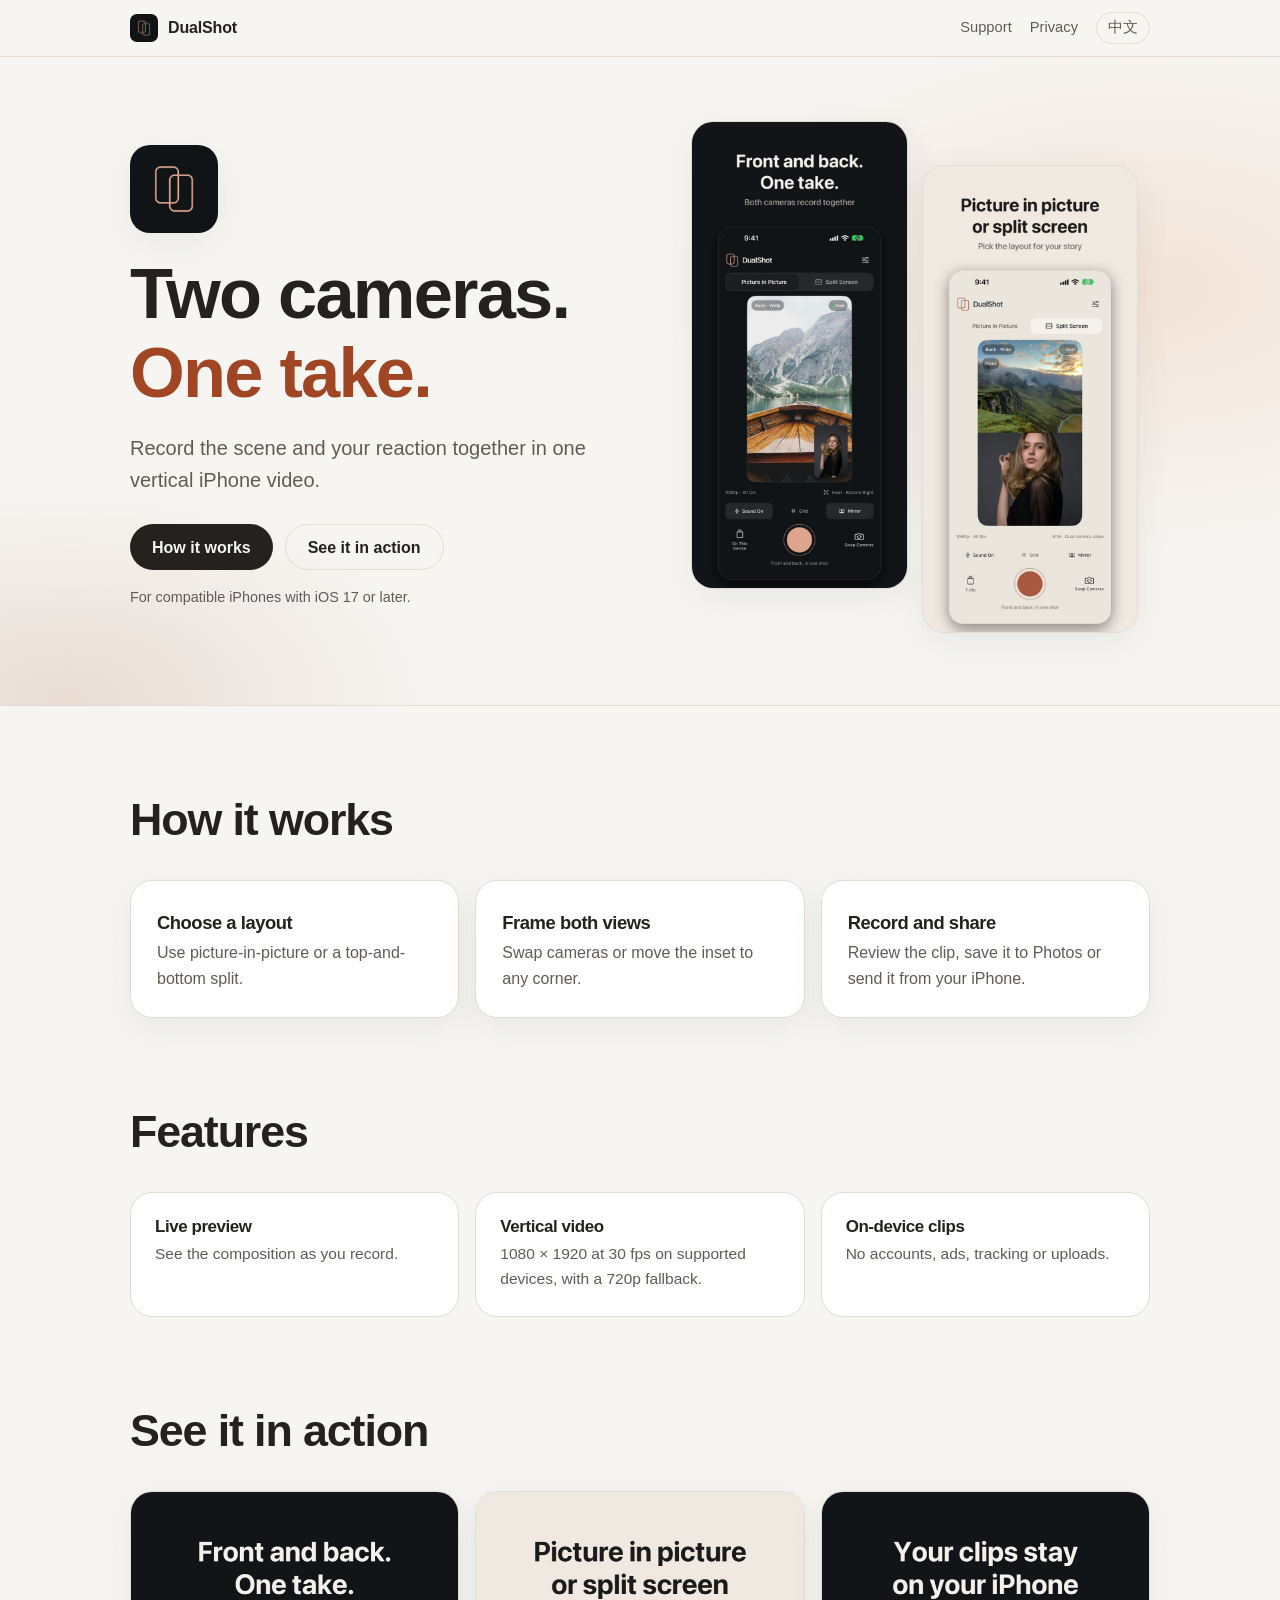
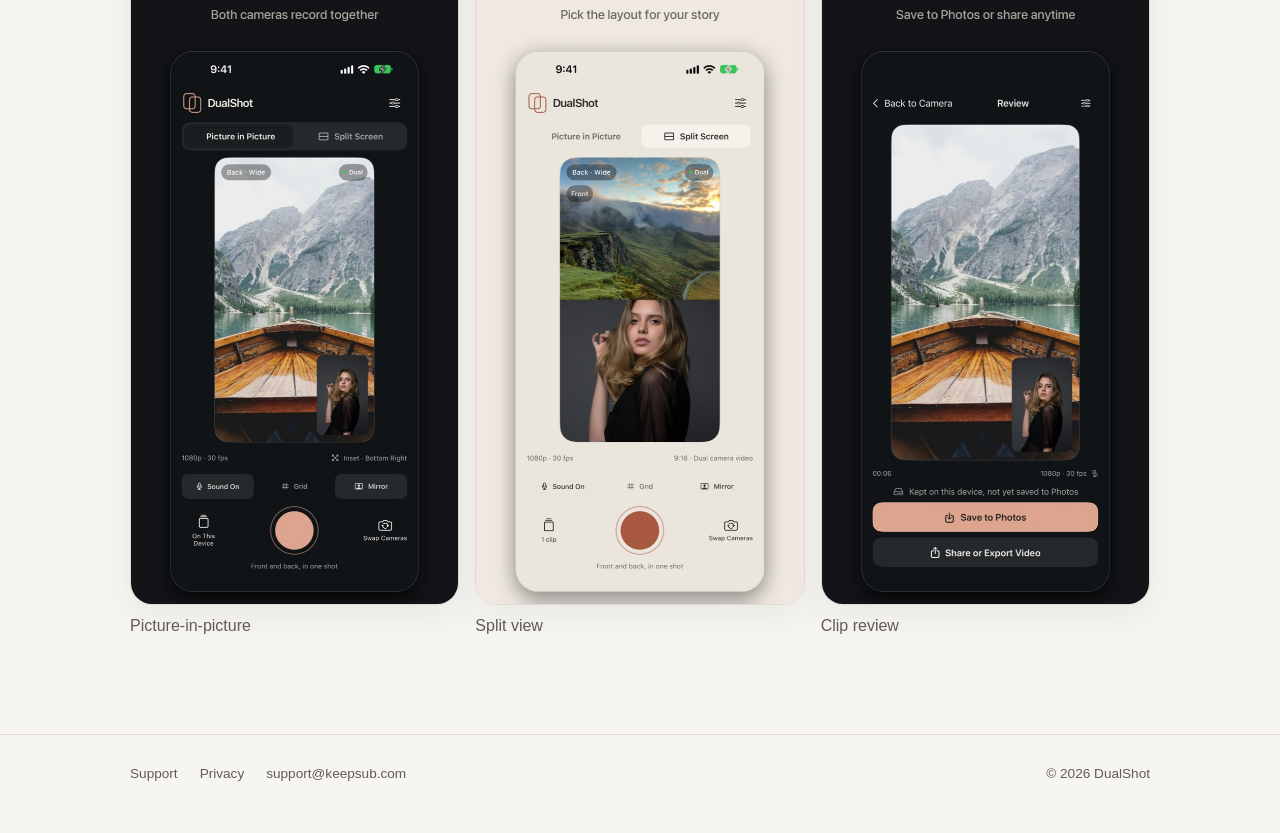
<file: index.html>
<!doctype html>
<html lang="en">
<head>
  <meta charset="utf-8">
  <meta name="viewport" content="width=device-width, initial-scale=1">
  <title>DualShot · Two cameras. One take.</title>
  <meta name="description" content="Record the scene and your reaction together in one vertical iPhone video.">
  <meta property="og:title" content="DualShot · Two cameras. One take.">
  <meta property="og:description" content="Record the scene and your reaction together in one vertical iPhone video.">
  <meta property="og:image" content="https://zergcsda.github.io/dualshot-docs/app-icon.png">
  <link rel="alternate" hreflang="en" href="https://zergcsda.github.io/dualshot-docs/index.html">
  <link rel="alternate" hreflang="zh-Hans" href="https://zergcsda.github.io/dualshot-docs/index_zh.html">
  <link rel="icon" href="app-icon.png">
  <link rel="stylesheet" href="home.css">
</head>
<body>
<nav class="top"><div class="wrap">
  <a class="brand" href="index.html"><img src="app-icon.png" alt="">DualShot</a>
  <div class="links">
    <a href="support.html">Support</a>
    <a href="privacy.html">Privacy</a>
    <a class="lang" href="index_zh.html" lang="zh-Hans">中文</a>
  </div>
</div></nav>
<main>
<section class="hero"><div class="wrap">
  <div>
    <img class="icon" src="app-icon.png" alt="" width="88" height="88">
    <h1>Two cameras.<br><span class="accent">One take.</span></h1>
    <p class="lead">Record the scene and your reaction together in one vertical iPhone video.</p>
    <div class="actions"><a class="btn primary" href="#how">How it works</a><a class="btn ghost" href="#gallery">See it in action</a></div>
    <p class="avail">For compatible iPhones with iOS 17 or later.</p>
  </div>
  <div class="shots">
    <img src="media/screen-1.jpg" alt="Picture-in-picture" decoding="async">
    <img src="media/screen-2.jpg" alt="Split view" decoding="async">
  </div>
</div></section>
<div class="wrap">
<section class="block" id="how">
  <h2>How it works</h2>
  <div class="steps">
    <article class="step"><h3>Choose a layout</h3><p>Use picture-in-picture or a top-and-bottom split.</p></article>
    <article class="step"><h3>Frame both views</h3><p>Swap cameras or move the inset to any corner.</p></article>
    <article class="step"><h3>Record and share</h3><p>Review the clip, save it to Photos or send it from your iPhone.</p></article>
  </div>
</section>
<section class="block">
  <h2>Features</h2>
  <div class="grid">
    <article class="feat"><h3>Live preview</h3><p>See the composition as you record.</p></article>
    <article class="feat"><h3>Vertical video</h3><p>1080 × 1920 at 30 fps on supported devices, with a 720p fallback.</p></article>
    <article class="feat"><h3>On-device clips</h3><p>No accounts, ads, tracking or uploads.</p></article>
  </div>
</section>
<section class="block" id="gallery">
  <h2>See it in action</h2>
  <div class="gallery">
    <figure><img src="media/screen-1.jpg" alt="" loading="lazy" decoding="async"><figcaption>Picture-in-picture</figcaption></figure>
    <figure><img src="media/screen-2.jpg" alt="" loading="lazy" decoding="async"><figcaption>Split view</figcaption></figure>
    <figure><img src="media/screen-3.jpg" alt="" loading="lazy" decoding="async"><figcaption>Clip review</figcaption></figure>
  </div>
</section>

</div>
</main>
<footer><div class="wrap">
  <a href="support.html">Support</a>
  <a href="privacy.html">Privacy</a>
  <a href="mailto:support@keepsub.com">support@keepsub.com</a>
  <span class="sp">© 2026 DualShot</span>
</div></footer>
</body>
</html>
</file>
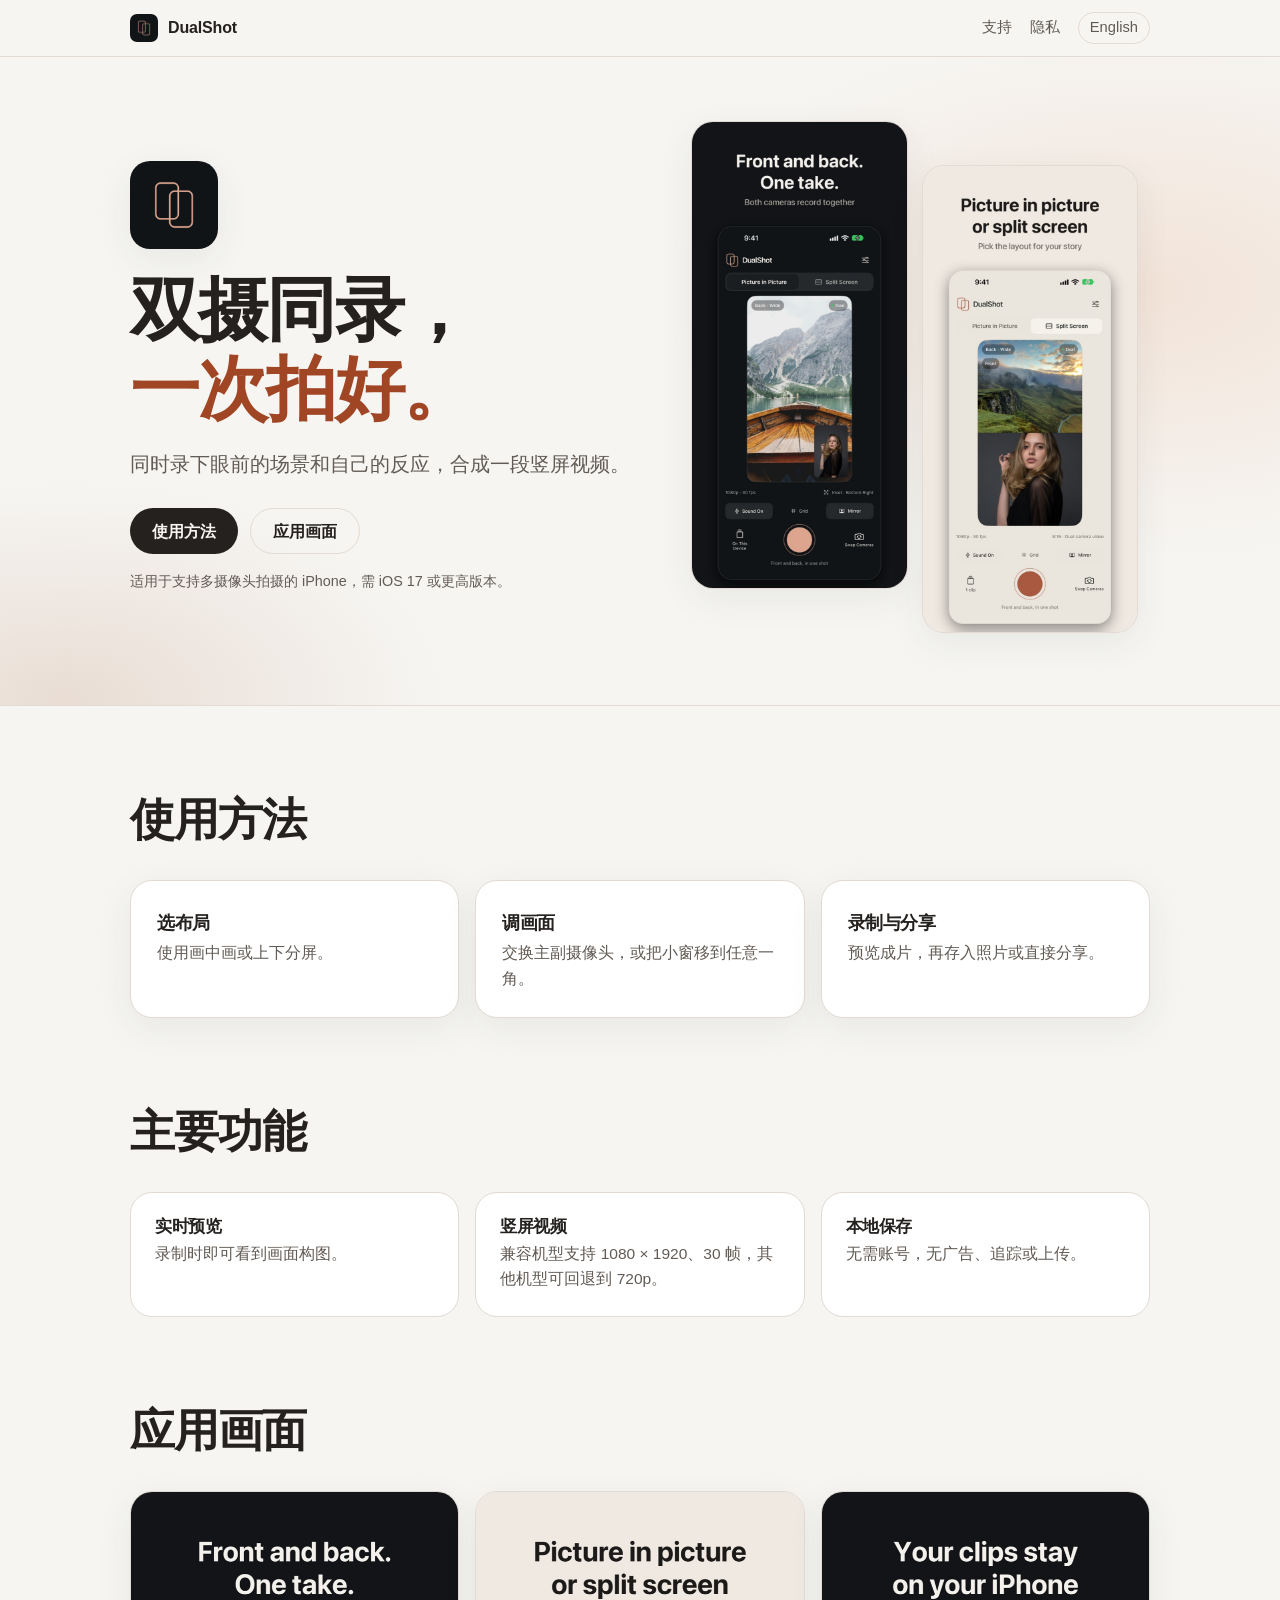
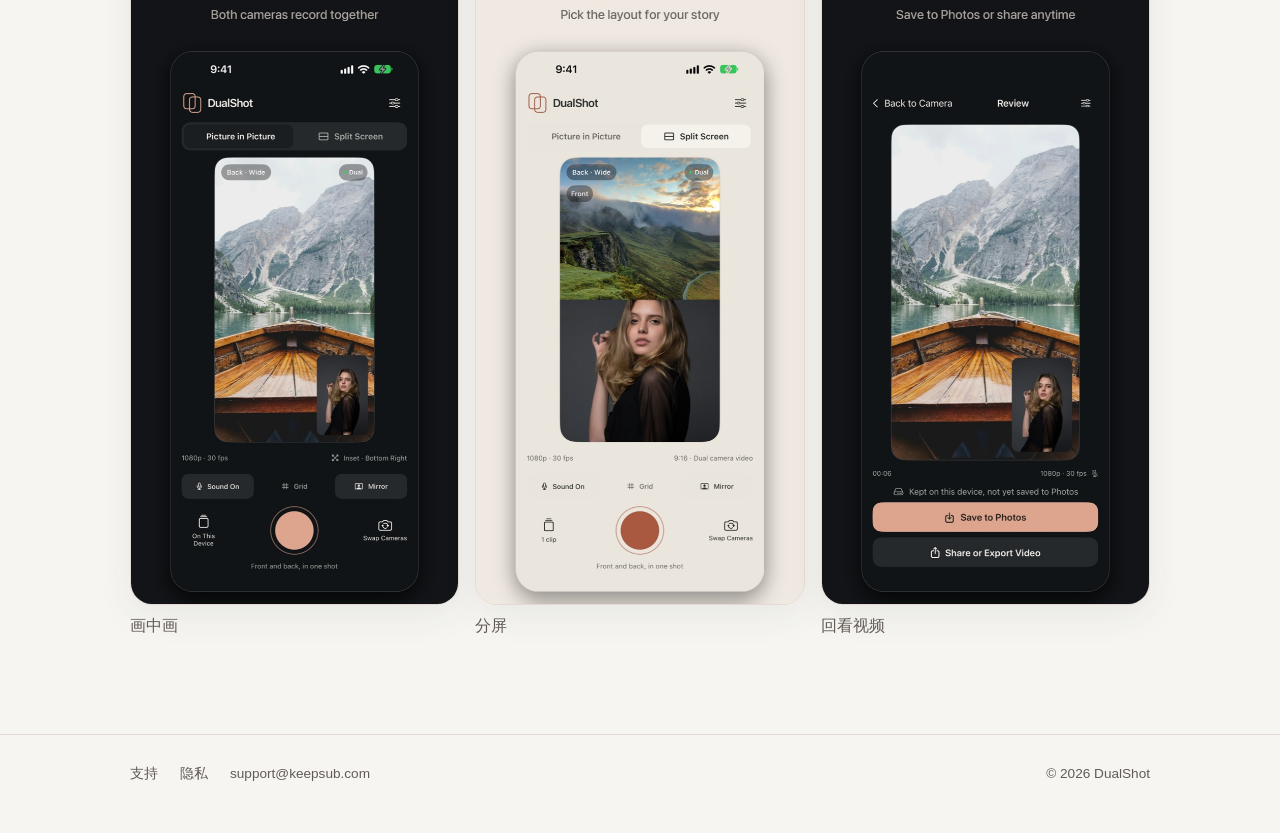
<file: index_zh.html>
<!doctype html>
<html lang="zh-Hans">
<head>
  <meta charset="utf-8">
  <meta name="viewport" content="width=device-width, initial-scale=1">
  <title>DualShot · 双摄同录， 一次拍好。</title>
  <meta name="description" content="同时录下眼前的场景和自己的反应，合成一段竖屏视频。">
  <meta property="og:title" content="DualShot · 双摄同录， 一次拍好。">
  <meta property="og:description" content="同时录下眼前的场景和自己的反应，合成一段竖屏视频。">
  <meta property="og:image" content="https://zergcsda.github.io/dualshot-docs/app-icon.png">
  <link rel="alternate" hreflang="en" href="https://zergcsda.github.io/dualshot-docs/index.html">
  <link rel="alternate" hreflang="zh-Hans" href="https://zergcsda.github.io/dualshot-docs/index_zh.html">
  <link rel="icon" href="app-icon.png">
  <link rel="stylesheet" href="home.css">
</head>
<body>
<nav class="top"><div class="wrap">
  <a class="brand" href="index_zh.html"><img src="app-icon.png" alt="">DualShot</a>
  <div class="links">
    <a href="support_zh.html">支持</a>
    <a href="privacy_zh.html">隐私</a>
    <a class="lang" href="index.html" lang="en">English</a>
  </div>
</div></nav>
<main>
<section class="hero"><div class="wrap">
  <div>
    <img class="icon" src="app-icon.png" alt="" width="88" height="88">
    <h1>双摄同录，<br><span class="accent">一次拍好。</span></h1>
    <p class="lead">同时录下眼前的场景和自己的反应，合成一段竖屏视频。</p>
    <div class="actions"><a class="btn primary" href="#how">使用方法</a><a class="btn ghost" href="#gallery">应用画面</a></div>
    <p class="avail">适用于支持多摄像头拍摄的 iPhone，需 iOS 17 或更高版本。</p>
  </div>
  <div class="shots">
    <img src="media/screen-1.jpg" alt="画中画" decoding="async">
    <img src="media/screen-2.jpg" alt="分屏" decoding="async">
  </div>
</div></section>
<div class="wrap">
<section class="block" id="how">
  <h2>使用方法</h2>
  <div class="steps">
    <article class="step"><h3>选布局</h3><p>使用画中画或上下分屏。</p></article>
    <article class="step"><h3>调画面</h3><p>交换主副摄像头，或把小窗移到任意一角。</p></article>
    <article class="step"><h3>录制与分享</h3><p>预览成片，再存入照片或直接分享。</p></article>
  </div>
</section>
<section class="block">
  <h2>主要功能</h2>
  <div class="grid">
    <article class="feat"><h3>实时预览</h3><p>录制时即可看到画面构图。</p></article>
    <article class="feat"><h3>竖屏视频</h3><p>兼容机型支持 1080 × 1920、30 帧，其他机型可回退到 720p。</p></article>
    <article class="feat"><h3>本地保存</h3><p>无需账号，无广告、追踪或上传。</p></article>
  </div>
</section>
<section class="block" id="gallery">
  <h2>应用画面</h2>
  <div class="gallery">
    <figure><img src="media/screen-1.jpg" alt="" loading="lazy" decoding="async"><figcaption>画中画</figcaption></figure>
    <figure><img src="media/screen-2.jpg" alt="" loading="lazy" decoding="async"><figcaption>分屏</figcaption></figure>
    <figure><img src="media/screen-3.jpg" alt="" loading="lazy" decoding="async"><figcaption>回看视频</figcaption></figure>
  </div>
</section>

</div>
</main>
<footer><div class="wrap">
  <a href="support_zh.html">支持</a>
  <a href="privacy_zh.html">隐私</a>
  <a href="mailto:support@keepsub.com">support@keepsub.com</a>
  <span class="sp">© 2026 DualShot</span>
</div></footer>
</body>
</html>
</file>
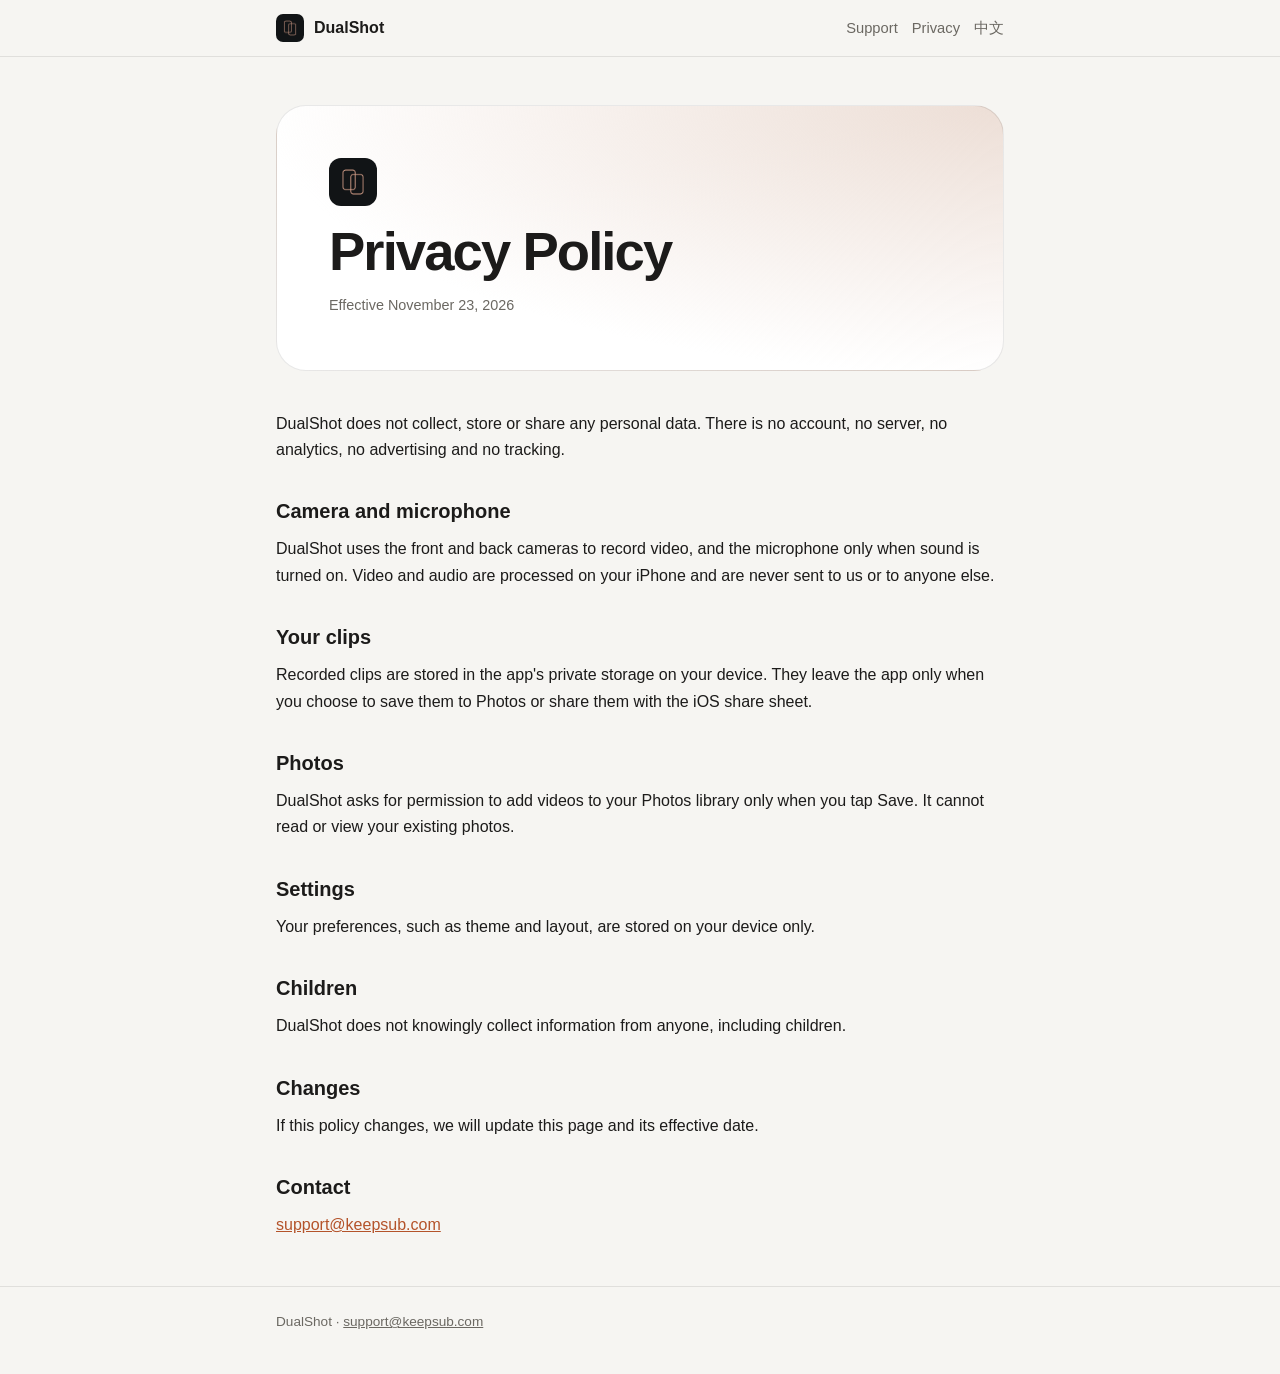
<file: privacy.html>
<!DOCTYPE html>
<html lang="en"><head><meta charset="UTF-8"><meta name="viewport" content="width=device-width, initial-scale=1">
<title>Privacy Policy — DualShot</title><link rel="stylesheet" href="style.css"><link rel="icon" href="app-icon.png"><link rel="stylesheet" href="documents.css?v=1">
</head><body class="product-document">
<nav><div class="wrap"><a class="brand" href="index.html"><img src="app-icon.png" alt="">DualShot</a>
<div class="links"><a href="support.html">Support</a><a href="privacy.html">Privacy</a><a href="privacy_zh.html">中文</a></div></div></nav>
<main><div class="wrap"><div class="document-hero"><img src="app-icon.png" alt="" width="48" height="48"><h1>Privacy Policy</h1><p class="muted">Effective November 23, 2026</p></div>
<p style="margin-top:16px">DualShot does not collect, store or share any personal data. There is no account, no server, no analytics, no advertising and no tracking.</p>
<h2>Camera and microphone</h2><p>DualShot uses the front and back cameras to record video, and the microphone only when sound is turned on. Video and audio are processed on your iPhone and are never sent to us or to anyone else.</p>
<h2>Your clips</h2><p>Recorded clips are stored in the app's private storage on your device. They leave the app only when you choose to save them to Photos or share them with the iOS share sheet.</p>
<h2>Photos</h2><p>DualShot asks for permission to add videos to your Photos library only when you tap Save. It cannot read or view your existing photos.</p>
<h2>Settings</h2><p>Your preferences, such as theme and layout, are stored on your device only.</p>
<h2>Children</h2><p>DualShot does not knowingly collect information from anyone, including children.</p>
<h2>Changes</h2><p>If this policy changes, we will update this page and its effective date.</p>
<h2>Contact</h2><p><a href="mailto:support@keepsub.com">support@keepsub.com</a></p></div></main>
<footer><div class="wrap">DualShot · <a href="mailto:support@keepsub.com">support@keepsub.com</a></div></footer></body></html>
</file>
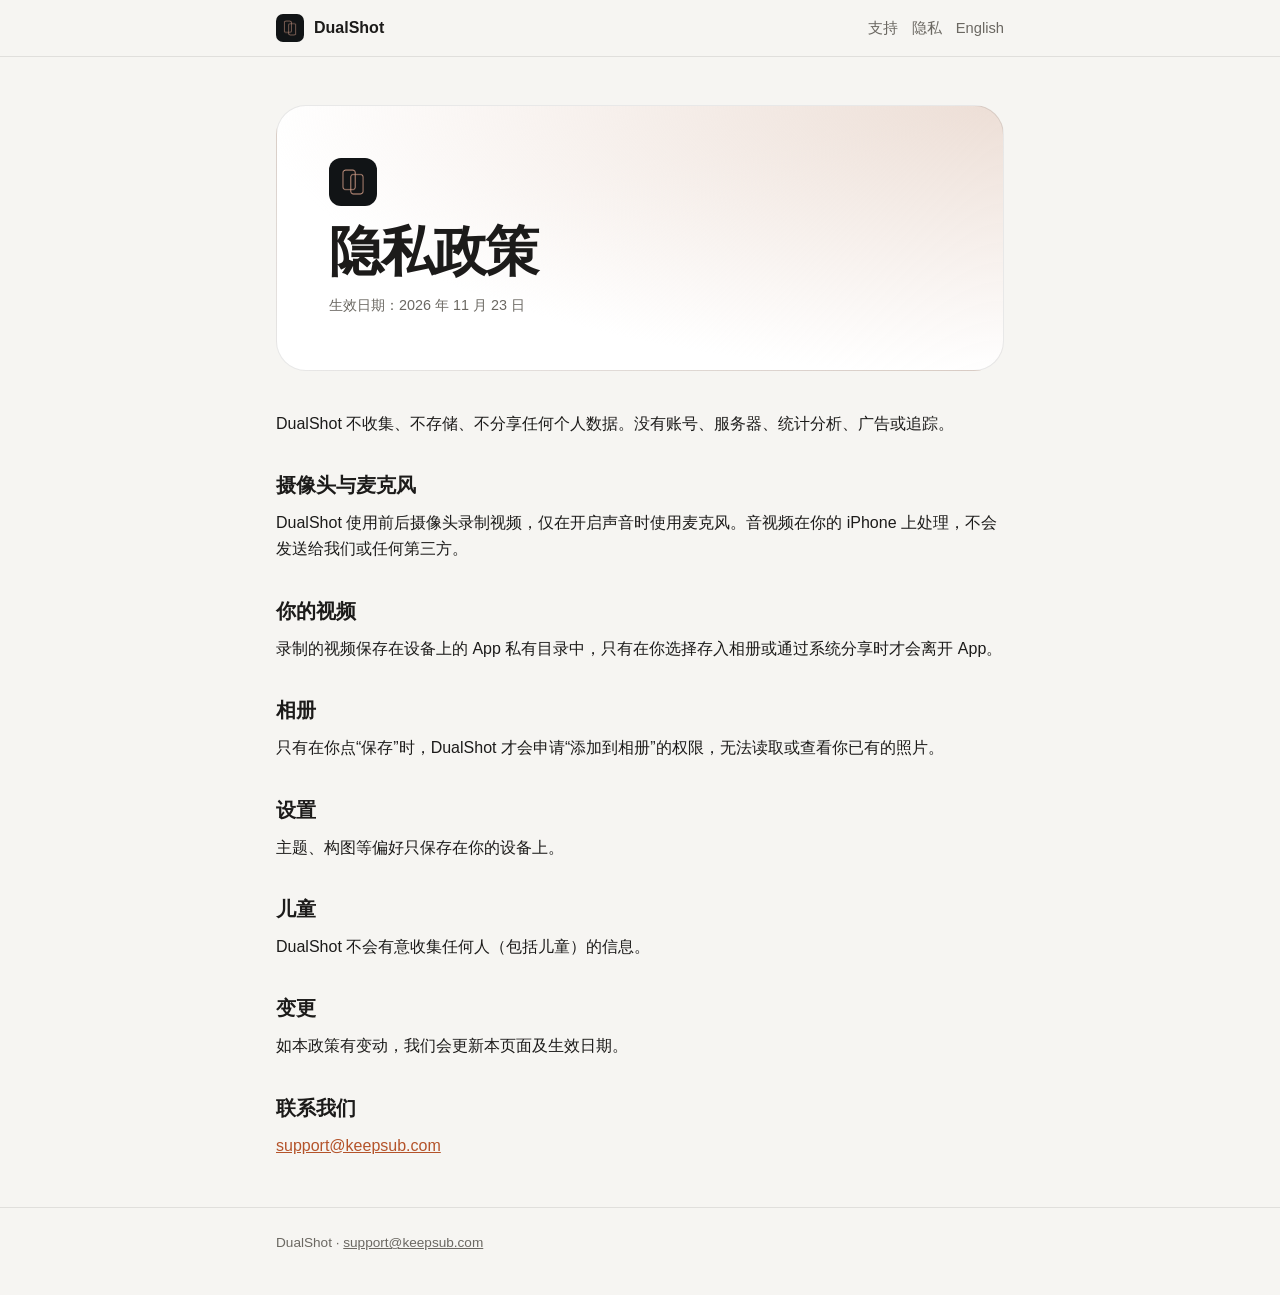
<file: privacy_zh.html>
<!DOCTYPE html>
<html lang="zh-Hans"><head><meta charset="UTF-8"><meta name="viewport" content="width=device-width, initial-scale=1">
<title>隐私政策 — DualShot</title><link rel="stylesheet" href="style.css"><link rel="icon" href="app-icon.png"><link rel="stylesheet" href="documents.css?v=1">
</head><body class="product-document">
<nav><div class="wrap"><a class="brand" href="index_zh.html"><img src="app-icon.png" alt="">DualShot</a>
<div class="links"><a href="support_zh.html">支持</a><a href="privacy_zh.html">隐私</a><a href="privacy.html">English</a></div></div></nav>
<main><div class="wrap"><div class="document-hero"><img src="app-icon.png" alt="" width="48" height="48"><h1>隐私政策</h1><p class="muted">生效日期：2026 年 11 月 23 日</p></div>
<p style="margin-top:16px">DualShot 不收集、不存储、不分享任何个人数据。没有账号、服务器、统计分析、广告或追踪。</p>
<h2>摄像头与麦克风</h2><p>DualShot 使用前后摄像头录制视频，仅在开启声音时使用麦克风。音视频在你的 iPhone 上处理，不会发送给我们或任何第三方。</p>
<h2>你的视频</h2><p>录制的视频保存在设备上的 App 私有目录中，只有在你选择存入相册或通过系统分享时才会离开 App。</p>
<h2>相册</h2><p>只有在你点“保存”时，DualShot 才会申请“添加到相册”的权限，无法读取或查看你已有的照片。</p>
<h2>设置</h2><p>主题、构图等偏好只保存在你的设备上。</p>
<h2>儿童</h2><p>DualShot 不会有意收集任何人（包括儿童）的信息。</p>
<h2>变更</h2><p>如本政策有变动，我们会更新本页面及生效日期。</p>
<h2>联系我们</h2><p><a href="mailto:support@keepsub.com">support@keepsub.com</a></p></div></main>
<footer><div class="wrap">DualShot · <a href="mailto:support@keepsub.com">support@keepsub.com</a></div></footer></body></html>
</file>
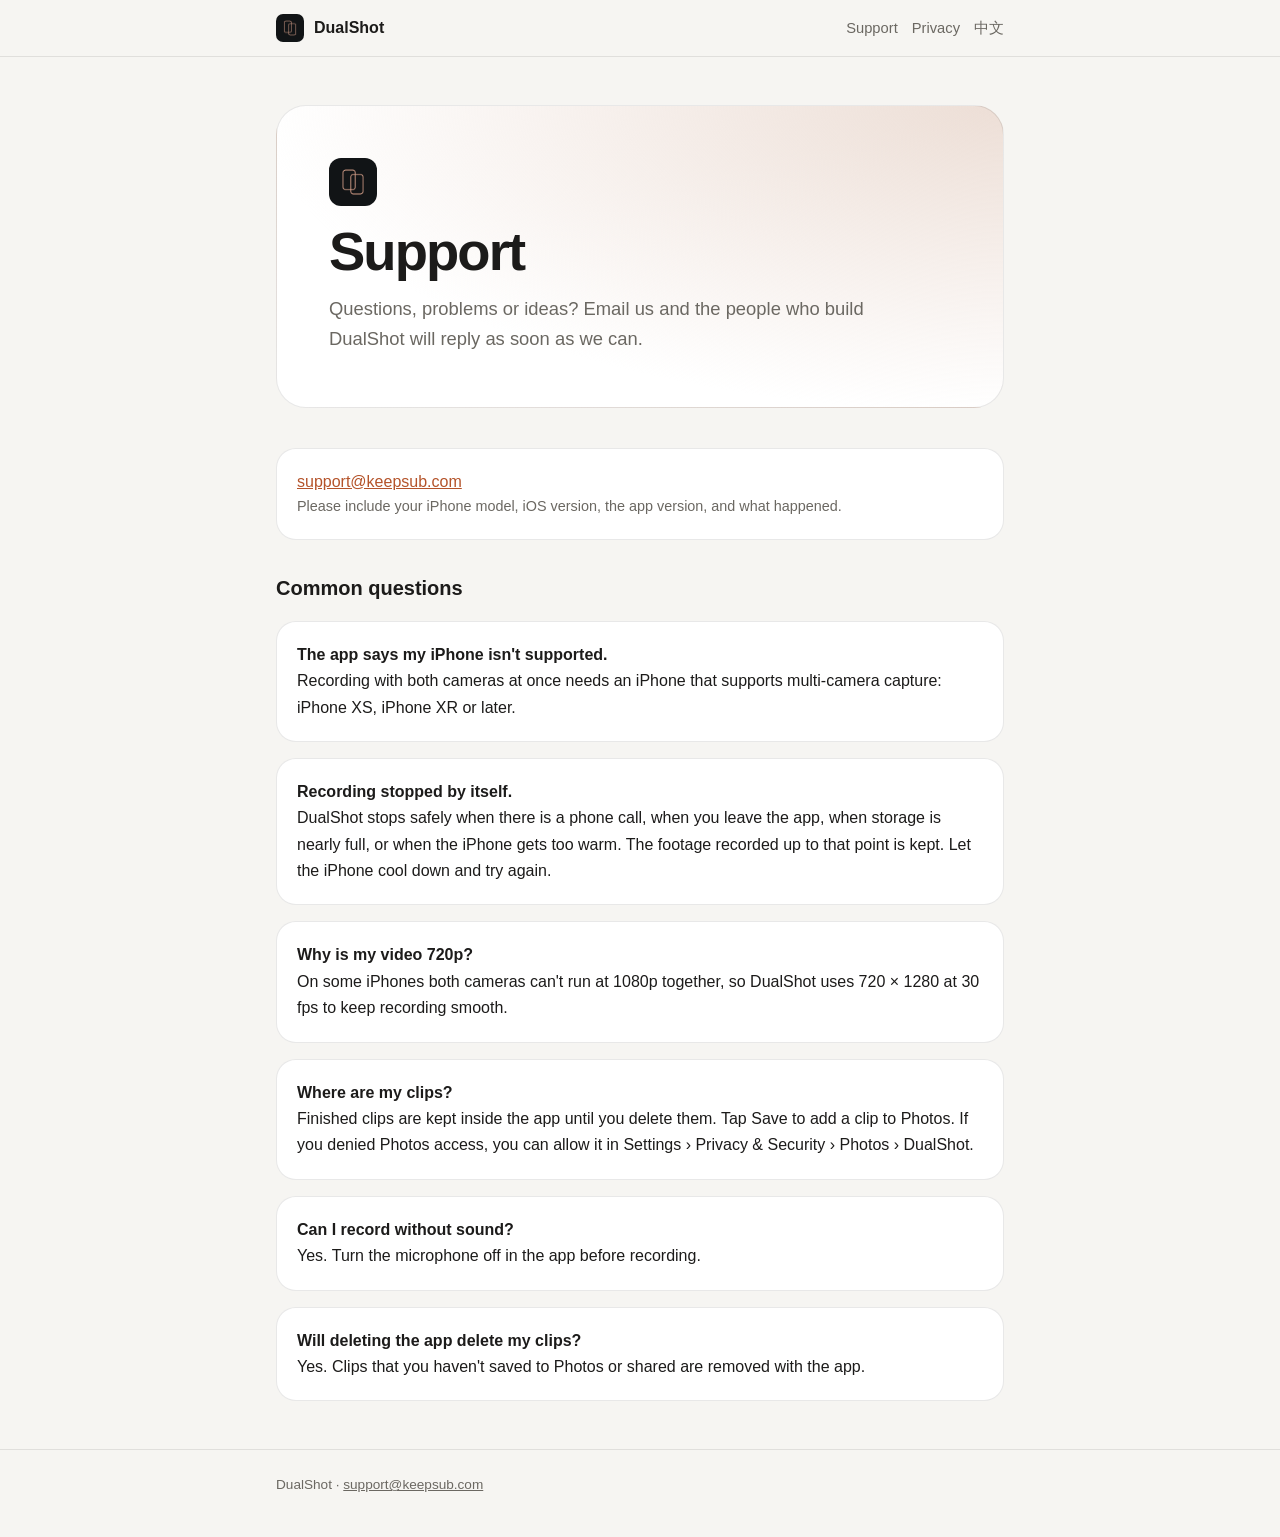
<file: support.html>
<!DOCTYPE html>
<html lang="en"><head><meta charset="UTF-8"><meta name="viewport" content="width=device-width, initial-scale=1">
<title>Support — DualShot</title><link rel="stylesheet" href="style.css"><link rel="icon" href="app-icon.png"><link rel="stylesheet" href="documents.css?v=1">
</head><body class="product-document">
<nav><div class="wrap"><a class="brand" href="index.html"><img src="app-icon.png" alt="">DualShot</a>
<div class="links"><a href="support.html">Support</a><a href="privacy.html">Privacy</a><a href="support_zh.html">中文</a></div></div></nav>
<main><div class="wrap"><div class="document-hero"><img src="app-icon.png" alt="" width="48" height="48"><h1>Support</h1><p class="lead">Questions, problems or ideas? Email us and the people who build DualShot will reply as soon as we can.</p></div>
<div class="card"><p><a href="mailto:support@keepsub.com?subject=DualShot%20support">support@keepsub.com</a></p>
<p class="muted">Please include your iPhone model, iOS version, the app version, and what happened.</p></div>
<h2>Common questions</h2>
<div class="card"><p><strong>The app says my iPhone isn't supported.</strong><br>Recording with both cameras at once needs an iPhone that supports multi-camera capture: iPhone XS, iPhone XR or later.</p></div>
<div class="card"><p><strong>Recording stopped by itself.</strong><br>DualShot stops safely when there is a phone call, when you leave the app, when storage is nearly full, or when the iPhone gets too warm. The footage recorded up to that point is kept. Let the iPhone cool down and try again.</p></div>
<div class="card"><p><strong>Why is my video 720p?</strong><br>On some iPhones both cameras can't run at 1080p together, so DualShot uses 720 × 1280 at 30 fps to keep recording smooth.</p></div>
<div class="card"><p><strong>Where are my clips?</strong><br>Finished clips are kept inside the app until you delete them. Tap Save to add a clip to Photos. If you denied Photos access, you can allow it in Settings › Privacy &amp; Security › Photos › DualShot.</p></div>
<div class="card"><p><strong>Can I record without sound?</strong><br>Yes. Turn the microphone off in the app before recording.</p></div>
<div class="card"><p><strong>Will deleting the app delete my clips?</strong><br>Yes. Clips that you haven't saved to Photos or shared are removed with the app.</p></div></div></main>
<footer><div class="wrap">DualShot · <a href="mailto:support@keepsub.com">support@keepsub.com</a></div></footer></body></html>
</file>
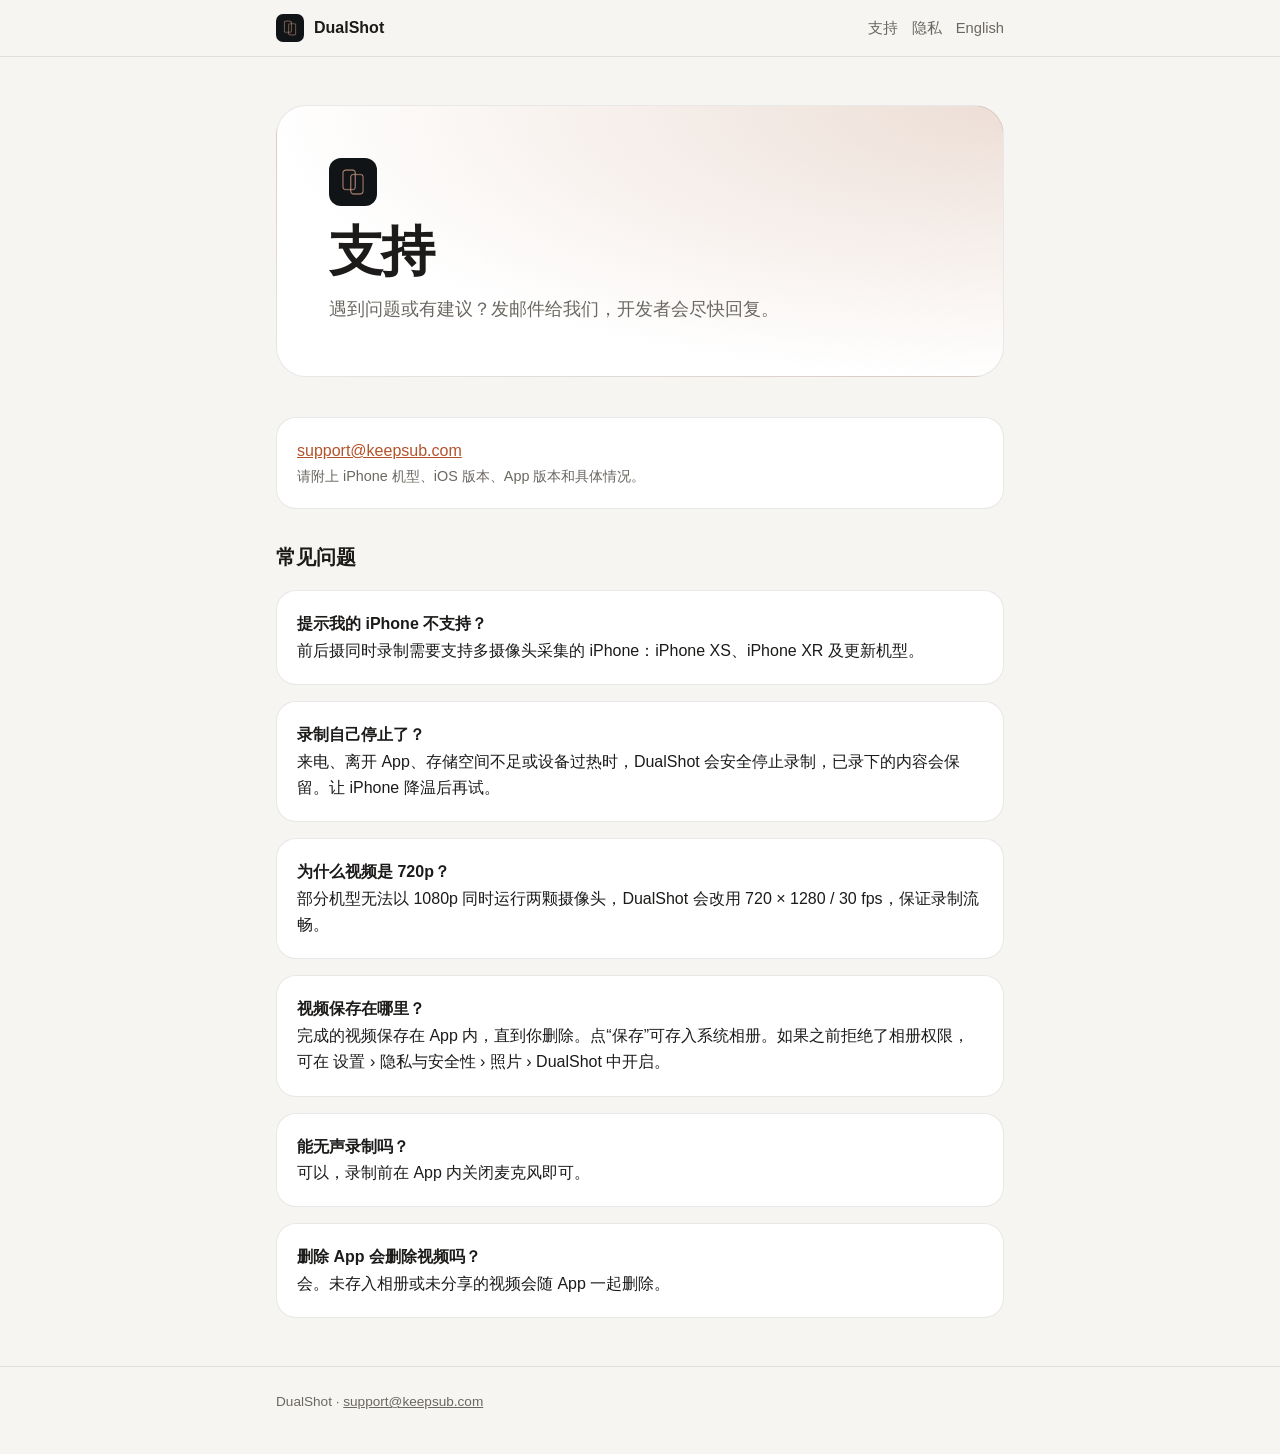
<file: support_zh.html>
<!DOCTYPE html>
<html lang="zh-Hans"><head><meta charset="UTF-8"><meta name="viewport" content="width=device-width, initial-scale=1">
<title>支持 — DualShot</title><link rel="stylesheet" href="style.css"><link rel="icon" href="app-icon.png"><link rel="stylesheet" href="documents.css?v=1">
</head><body class="product-document">
<nav><div class="wrap"><a class="brand" href="index_zh.html"><img src="app-icon.png" alt="">DualShot</a>
<div class="links"><a href="support_zh.html">支持</a><a href="privacy_zh.html">隐私</a><a href="support.html">English</a></div></div></nav>
<main><div class="wrap"><div class="document-hero"><img src="app-icon.png" alt="" width="48" height="48"><h1>支持</h1><p class="lead">遇到问题或有建议？发邮件给我们，开发者会尽快回复。</p></div>
<div class="card"><p><a href="mailto:support@keepsub.com?subject=DualShot%20support">support@keepsub.com</a></p>
<p class="muted">请附上 iPhone 机型、iOS 版本、App 版本和具体情况。</p></div>
<h2>常见问题</h2>
<div class="card"><p><strong>提示我的 iPhone 不支持？</strong><br>前后摄同时录制需要支持多摄像头采集的 iPhone：iPhone XS、iPhone XR 及更新机型。</p></div>
<div class="card"><p><strong>录制自己停止了？</strong><br>来电、离开 App、存储空间不足或设备过热时，DualShot 会安全停止录制，已录下的内容会保留。让 iPhone 降温后再试。</p></div>
<div class="card"><p><strong>为什么视频是 720p？</strong><br>部分机型无法以 1080p 同时运行两颗摄像头，DualShot 会改用 720 × 1280 / 30 fps，保证录制流畅。</p></div>
<div class="card"><p><strong>视频保存在哪里？</strong><br>完成的视频保存在 App 内，直到你删除。点“保存”可存入系统相册。如果之前拒绝了相册权限，可在 设置 › 隐私与安全性 › 照片 › DualShot 中开启。</p></div>
<div class="card"><p><strong>能无声录制吗？</strong><br>可以，录制前在 App 内关闭麦克风即可。</p></div>
<div class="card"><p><strong>删除 App 会删除视频吗？</strong><br>会。未存入相册或未分享的视频会随 App 一起删除。</p></div></div></main>
<footer><div class="wrap">DualShot · <a href="mailto:support@keepsub.com">support@keepsub.com</a></div></footer></body></html>
</file>
<file: home.css>
:root{--bg:#f8f7f3;--bg2:#f1efe8;--card:#fffefb;--text:#273830;--muted:#76796d;--line:#e5e1d7;
--accent:#bb6547;--sage:#e7ebdf;--sand:#efe5d6;--nav:rgba(248,247,243,.8);--shadow:0 10px 36px rgba(39,56,48,.07);color-scheme:light dark}
@media (prefers-color-scheme:dark){:root{--bg:#18201c;--bg2:#1e2722;--card:#212b26;--text:#eeece4;--muted:#a3a698;
--line:#323d37;--accent:#de8a6b;--sage:#26312b;--sand:#2c2a24;--nav:rgba(24,32,28,.78);--shadow:0 10px 36px rgba(0,0,0,.35)}}
*{box-sizing:border-box;margin:0;padding:0}
html{scroll-behavior:smooth;-webkit-text-size-adjust:100%}
body{font-family:-apple-system,BlinkMacSystemFont,"SF Pro Text","SF Pro Display","PingFang SC","PingFang TC","Hiragino Sans GB","Segoe UI",Roboto,sans-serif;
background:var(--bg);color:var(--text);line-height:1.6;-webkit-font-smoothing:antialiased}
a{color:var(--accent)}
img{max-width:100%}
.wrap{max-width:1060px;margin:0 auto;padding:0 20px}
.narrow{max-width:760px}
nav.top{position:sticky;top:0;z-index:10;background:var(--nav);backdrop-filter:saturate(160%) blur(18px);
-webkit-backdrop-filter:saturate(160%) blur(18px);border-bottom:1px solid var(--line)}
nav.top .wrap{display:flex;align-items:center;gap:20px;height:56px}
.brand{display:flex;align-items:center;gap:10px;font-weight:650;color:var(--text);text-decoration:none;letter-spacing:-.01em;white-space:nowrap}
.brand img{width:28px;height:28px;border-radius:7px}
.links{margin-left:auto;display:flex;gap:18px;align-items:center;font-size:.92rem}
.links a{color:var(--muted);text-decoration:none}
.links a:hover,.links a.on{color:var(--text)}
.lang{border:1px solid var(--line);border-radius:999px;padding:3px 11px}
@media (max-width:640px){.links .hide-s{display:none}.links{gap:12px}}
h1,h2,h3{letter-spacing:-.025em;line-height:1.12}
.accent{color:var(--accent)}
.btn{display:inline-flex;align-items:center;gap:8px;min-height:46px;padding:0 22px;border-radius:999px;
text-decoration:none;border:0;cursor:pointer;font:inherit;font-weight:600}
.btn.primary{background:var(--text);color:var(--bg)}
.btn.ghost{background:transparent;color:var(--text);border:1px solid var(--line)}
.actions{display:flex;flex-wrap:wrap;gap:12px}
footer{border-top:1px solid var(--line);margin-top:96px;padding:28px 0 48px;color:var(--muted);font-size:.85rem}
footer .wrap{display:flex;flex-wrap:wrap;gap:10px 22px;align-items:center}
footer a{color:var(--muted);text-decoration:none}footer a:hover{color:var(--text)}
footer .sp{margin-left:auto}
/* hero */
.hero{position:relative;overflow:hidden;border-bottom:1px solid var(--line)}
.hero:before{content:"";position:absolute;inset:-20%;pointer-events:none;background:
radial-gradient(38% 42% at 78% 40%,var(--sage),transparent 70%),
radial-gradient(30% 34% at 18% 85%,var(--sand),transparent 70%)}
.hero .wrap{position:relative;display:grid;grid-template-columns:1.1fr 1fr;gap:32px;align-items:center;padding-top:64px;padding-bottom:72px}
.hero .icon{width:88px;height:88px;border-radius:20px;box-shadow:var(--shadow);margin-bottom:22px;display:block}
.hero .kicker{color:var(--accent);font-weight:600;font-size:.82rem;letter-spacing:.14em;text-transform:uppercase;margin-bottom:12px}
.hero h1{font-size:clamp(2.5rem,6.2vw,4.4rem);font-weight:800}
.hero p.lead{font-size:clamp(1.05rem,2vw,1.25rem);color:var(--muted);margin:20px 0 28px;max-width:30em}
.hero .avail{color:var(--muted);font-size:.9rem;margin-top:16px}
.shots{display:flex;justify-content:center;gap:14px}
.shots img{width:46%;max-width:240px;height:auto;border-radius:22px;border:1px solid var(--line);box-shadow:var(--shadow);background:var(--card)}
.shots img:nth-child(2){margin-top:44px}
@media (max-width:820px){.hero .wrap{grid-template-columns:1fr;padding-top:40px}}
/* sections */
section.block{padding:88px 0 0}
.eyebrow{color:var(--accent);font-weight:600;font-size:.95rem;margin-bottom:10px}
section.block h2{font-size:clamp(1.9rem,4.4vw,2.8rem);font-weight:750;max-width:18em}
section.block p.sub{color:var(--muted);font-size:1.1rem;margin-top:14px;max-width:38em}
.steps{display:grid;grid-template-columns:repeat(3,1fr);gap:16px;margin-top:36px}
.step{background:var(--card);border:1px solid var(--line);border-radius:22px;padding:26px;box-shadow:var(--shadow)}
.step b{display:block;font-size:2.2rem;font-weight:800;letter-spacing:-.04em;color:var(--accent)}
.step h3{font-size:1.15rem;margin:6px 0}.step p{color:var(--muted)}
.grid{display:grid;grid-template-columns:repeat(3,1fr);gap:16px;margin-top:36px}
.feat{background:var(--card);border:1px solid var(--line);border-radius:22px;padding:24px}
.feat .ic{color:var(--accent);margin-bottom:12px;width:28px;height:28px}
.feat h3{font-size:1.06rem;margin-bottom:6px}.feat p{color:var(--muted);font-size:.97rem}
.decks{display:flex;flex-wrap:wrap;gap:10px;margin-top:28px;list-style:none}
.decks li{background:var(--sage);color:var(--text);border-radius:999px;padding:7px 16px;font-weight:550;font-size:.95rem}
.gallery{display:grid;grid-template-columns:repeat(3,1fr);gap:16px;margin-top:36px}
.gallery img{width:100%;height:auto;border-radius:22px;border:1px solid var(--line);box-shadow:var(--shadow)}
@media (max-width:820px){.steps,.grid{grid-template-columns:1fr}.gallery{grid-template-columns:1fr 1fr}}
.cta{margin-top:40px;border-radius:28px;padding:40px;background:var(--sage);border:1px solid var(--line)}
.cta h3{font-size:clamp(1.5rem,3.2vw,2.1rem)}.cta p{color:var(--muted);margin:8px 0 22px}
@media (max-width:640px){.cta{padding:28px}}

:root { --bg:#f6f5f2;--card:#fff;--text:#24211f;--muted:#625b55;--line:#e2dad3;--accent:#a04625;--sage:#f2e3d8;--sand:#e9ddd4;--nav:rgba(246,245,242,.92); color-scheme: light; }
.shots { align-items: flex-start; }
.shots img { aspect-ratio: auto; }
.gallery { align-items: start; }
.gallery img { display: block; }
.gallery figure { min-width: 0; margin: 0; }
.gallery figcaption { color: var(--muted); margin-top: 8px; }
.media video { width: 100%; border-radius: 20px; border: 1px solid var(--line); display: block; }
@media (max-width: 480px) { section.block { padding-top: 58px; } nav.top .wrap { gap: 8px; padding-inline: 12px; } .links { gap: 8px; } .lang { padding-inline: 7px; } }
</file>
<file: style.css>
:root{--bg:#f6f5f2;--card:#fff;--text:#1c1b1a;--muted:#6b6862;--line:rgba(0,0,0,.09);--accent:#b4532a}
@media (prefers-color-scheme:dark){:root{--bg:#121212;--card:#1c1c1c;--text:#f2f1ee;--muted:#a3a09a;--line:rgba(255,255,255,.1);--accent:#e07a4f}}
*{box-sizing:border-box;margin:0;padding:0}
body{font-family:-apple-system,BlinkMacSystemFont,"SF Pro Text","PingFang SC","PingFang TC","Segoe UI",Roboto,sans-serif;background:var(--bg);color:var(--text);line-height:1.65;-webkit-font-smoothing:antialiased}
a{color:var(--accent)}
.wrap{max-width:760px;margin:0 auto;padding:0 16px}
nav{border-bottom:1px solid var(--line)}
nav .wrap{display:flex;align-items:center;gap:16px;height:56px}
.brand{display:flex;align-items:center;gap:10px;font-weight:650;color:var(--text);text-decoration:none}
.brand img{width:28px;height:28px;border-radius:7px}
.links{margin-left:auto;display:flex;gap:14px;font-size:.92rem}
.links a{color:var(--muted);text-decoration:none}.links a:hover{color:var(--text)}
main{padding:48px 0}
h1{font-size:clamp(2rem,6vw,3rem);letter-spacing:-.02em;line-height:1.1;margin-bottom:12px}
h2{font-size:1.25rem;margin:32px 0 8px}
p,li{color:var(--text)}ul{padding-left:1.2em}li{margin:4px 0}
.lead{font-size:1.15rem;color:var(--muted);max-width:34em}
.card{background:var(--card);border:1px solid var(--line);border-radius:14px;padding:20px;margin-top:16px}
.hero img{width:96px;height:96px;border-radius:22px;margin-bottom:20px}
.muted{color:var(--muted);font-size:.9rem}
footer{border-top:1px solid var(--line);padding:24px 0 40px;color:var(--muted);font-size:.85rem}
footer a{color:var(--muted)}
</file>
<file: documents.css>
/* Support and privacy share the homepage's palette and card styling. */
.product-document {
  --document-border: var(--line);
  --document-surface: var(--card);
}
.document-hero {
  margin: 0 0 clamp(24px, 4vw, 40px);
  padding: clamp(22px, 6vw, 52px);
  border: 1px solid var(--document-border);
  border-radius: clamp(20px, 4vw, 30px);
  background: radial-gradient(ellipse at top right, color-mix(in srgb, var(--accent) 14%, var(--bg)), transparent 72%), var(--card);
}
.document-hero img {
  display: block;
  width: 48px;
  height: 48px;
  border-radius: 12px;
  margin: 0 0 16px;
}
.product-document .document-hero h1 {
  font-size: clamp(1.8rem, 5vw, 3.4rem);
  line-height: 1.1;
  letter-spacing: -.035em;
  margin: 0;
}
.product-document .document-hero p {
  max-width: 58ch;
  margin: 12px 0 0;
}
.product-document :is(.summary, .mailcard, .card, .label, .faq) {
  background: var(--document-surface);
  border: 1px solid var(--document-border);
  border-radius: 20px;
}
.product-document .faq { padding: 0 clamp(16px, 4vw, 26px); }
.product-document .faq details:first-child { border-top: 0; }
.product-document :is(h2, section[id]) { scroll-margin-top: 76px; }
.product-document a { overflow-wrap: anywhere; }
.product-document :focus-visible { outline: 2px solid var(--accent); outline-offset: 4px; }
</file>
